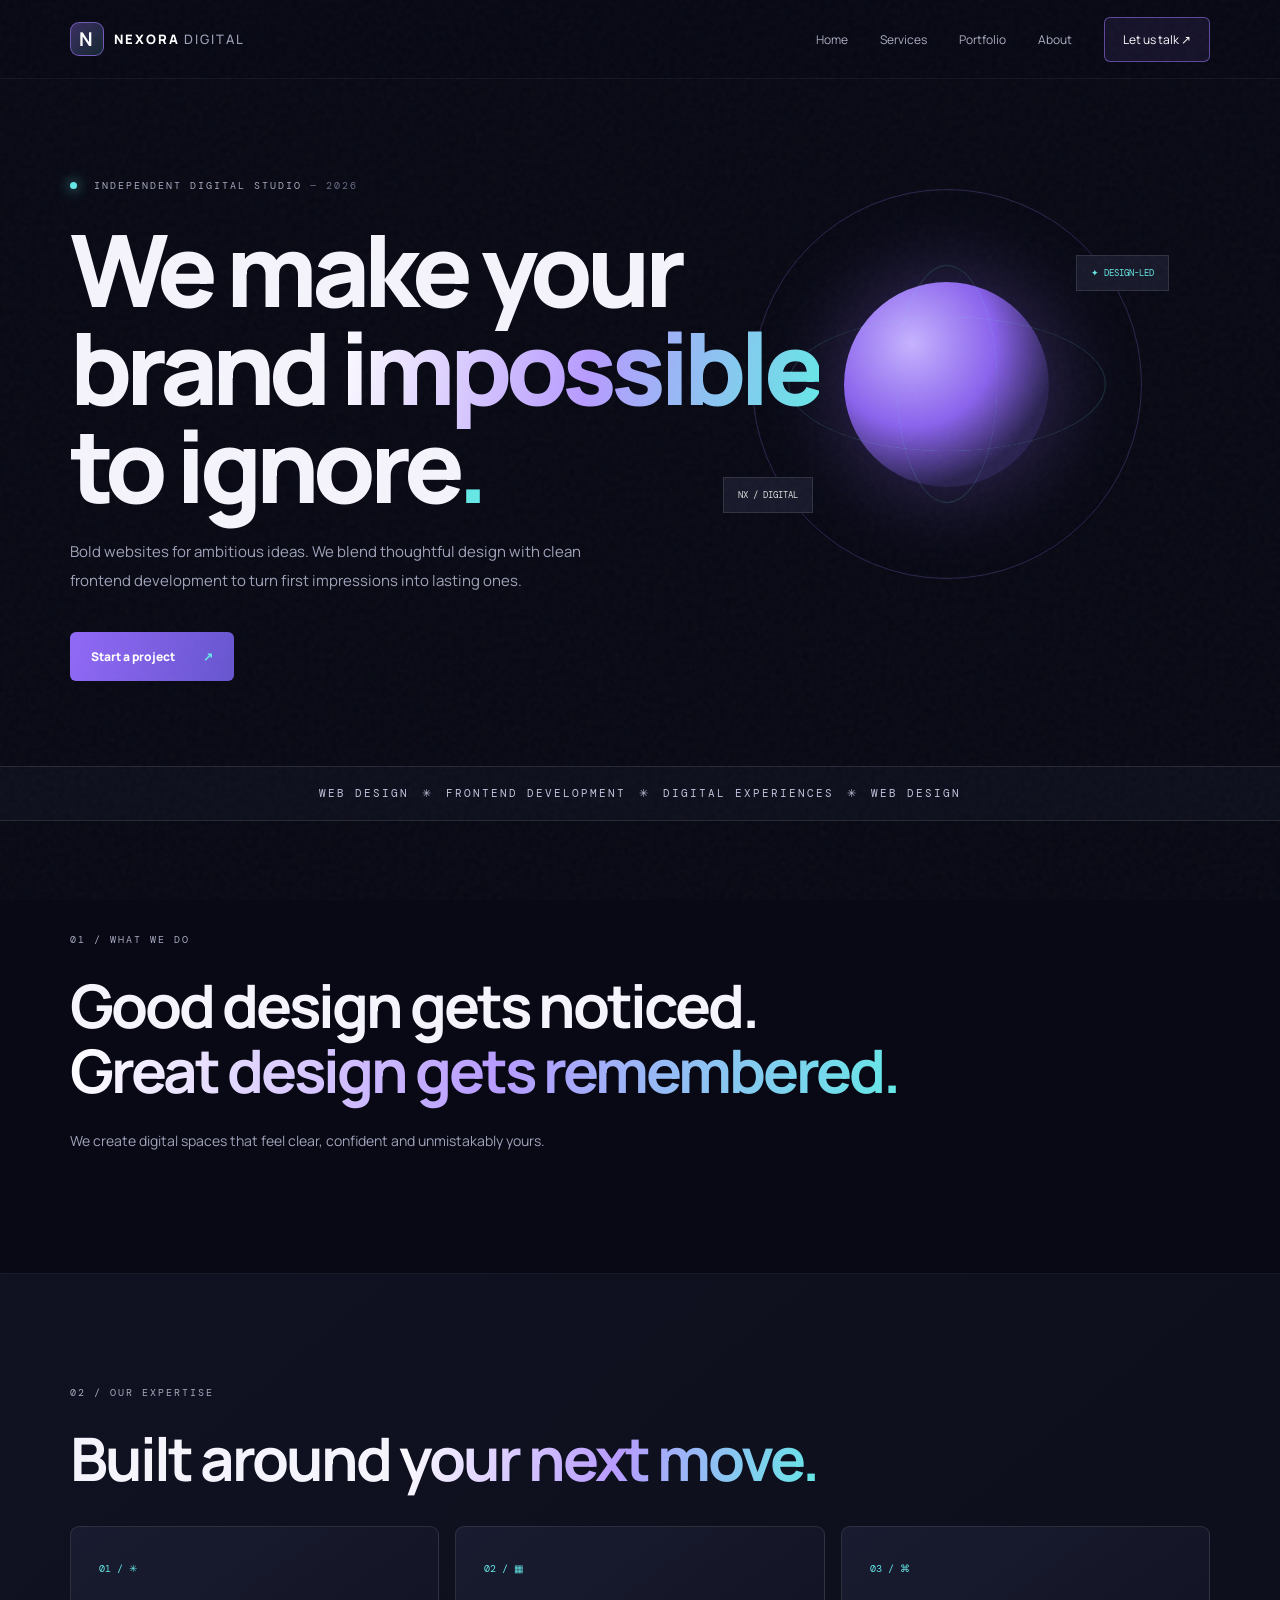
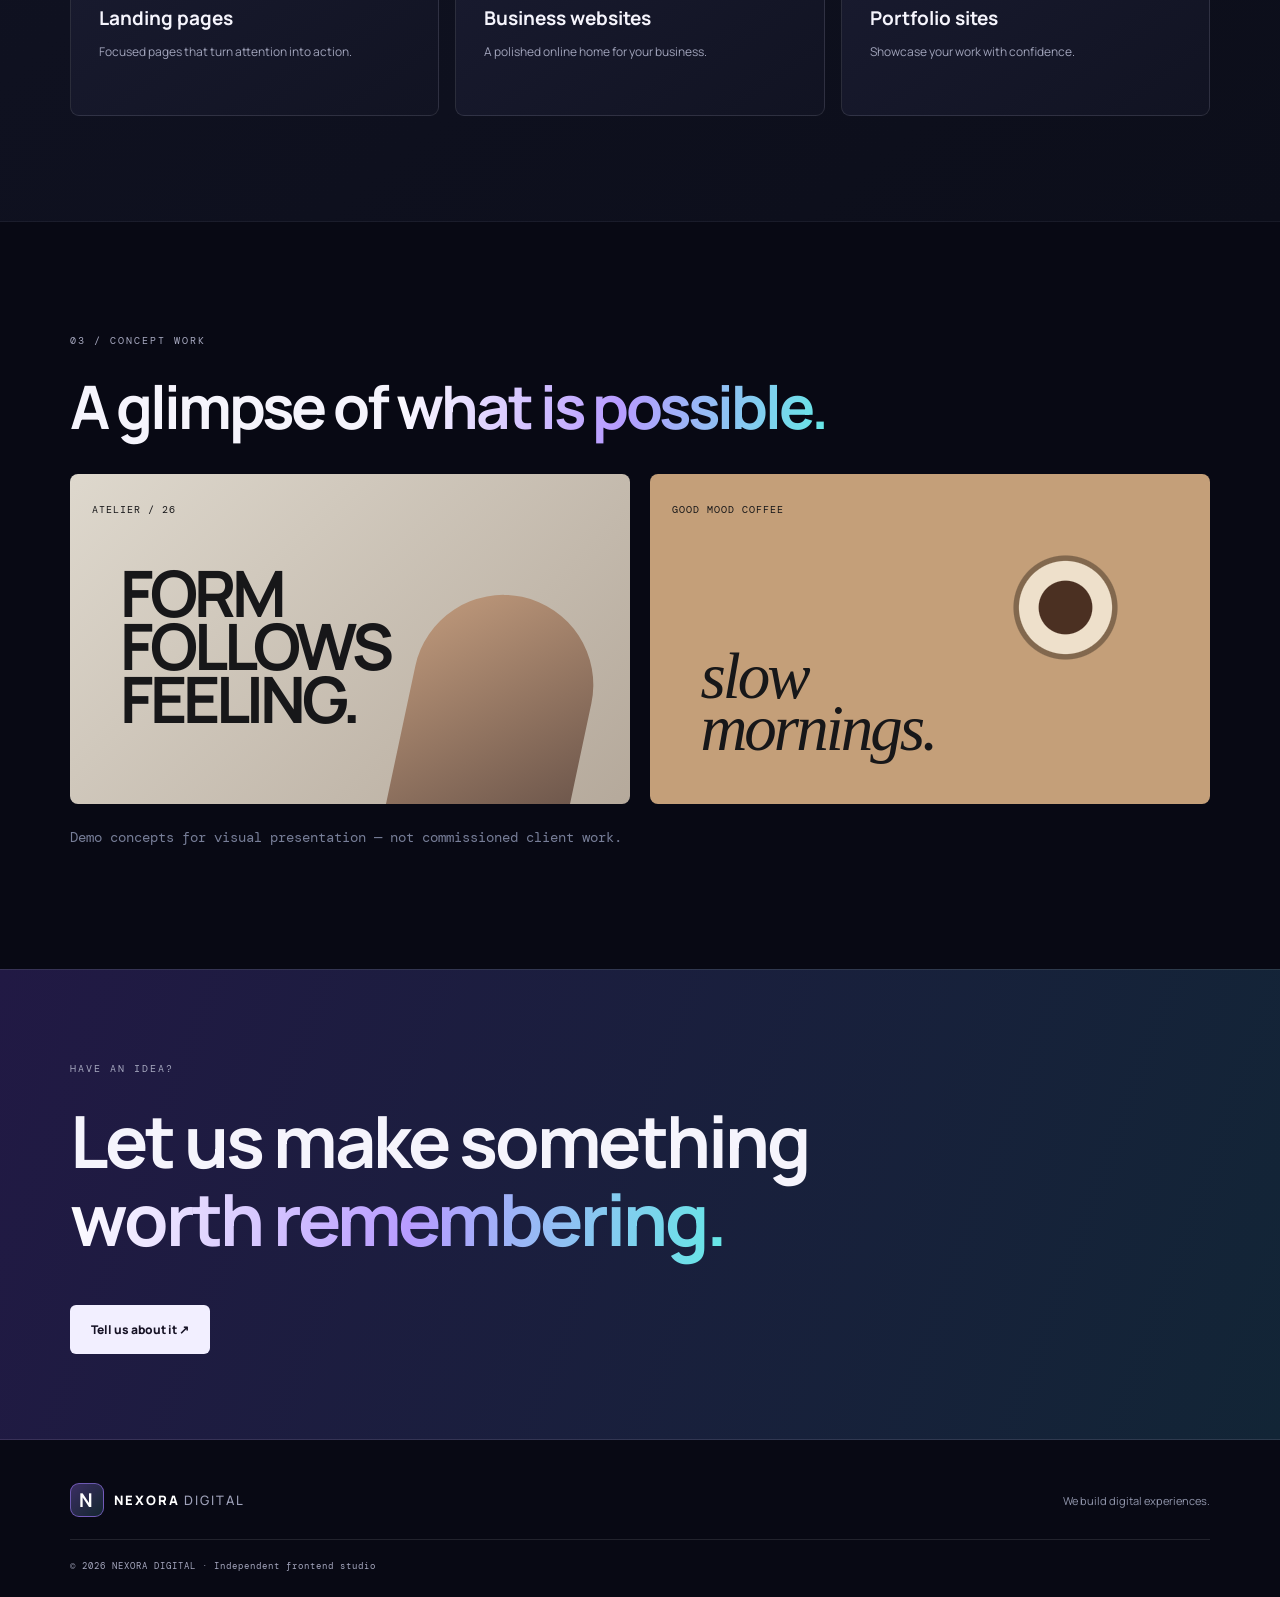
<file: index.html>
<!doctype html><html lang="en"><head><meta charset="utf-8"><meta name="viewport" content="width=device-width,initial-scale=1"><meta name="theme-color" content="#080914"><title>Home — NEXORA DIGITAL</title><link rel="stylesheet" href="style.css"></head><body><div class="noise"></div><header><nav class="nav wrap"><a class="logo" href="index.html"><b>N</b>NEXORA<span>DIGITAL</span></a><button class="menu" aria-label="Menu">☰</button><div class="links"><a href="index.html">Home</a><a href="services.html">Services</a><a href="portfolio.html">Portfolio</a><a href="about.html">About</a><a class="talk" href="contact.html">Let us talk ↗</a></div></nav></header><main><section class="hero wrap"><div class="eyebrow"><i></i> INDEPENDENT DIGITAL STUDIO <span>— 2026</span></div><h1>We make your<br>brand <em>impossible</em><br>to ignore<span class="cyan">.</span></h1><p class="lead">Bold websites for ambitious ideas. We blend thoughtful design with clean frontend development to turn first impressions into lasting ones.</p><a class="button" href="contact.html">Start a project <b>↗</b></a><div class="hero-orb"><div class="orb-core"></div><span class="float-tag">✦ DESIGN-LED</span><span class="float-tag second">NX / DIGITAL</span></div></section><section class="ticker">WEB DESIGN　✳　FRONTEND DEVELOPMENT　✳　DIGITAL EXPERIENCES　✳　WEB DESIGN</section><section class="wrap section"><small>01 / WHAT WE DO</small><h2>Good design gets noticed.<br><em>Great design gets remembered.</em></h2><p>We create digital spaces that feel clear, confident and unmistakably yours.</p></section><section class="section shade"><div class="wrap"><small>02 / OUR EXPERTISE</small><h2>Built around <em>your next move.</em></h2><div class="cards"><article><b>01 / ✳</b><h3>Landing pages</h3><p>Focused pages that turn attention into action.</p></article><article><b>02 / ▦</b><h3>Business websites</h3><p>A polished online home for your business.</p></article><article><b>03 / ⌘</b><h3>Portfolio sites</h3><p>Showcase your work with confidence.</p></article></div></div></section><section class="wrap section"><small>03 / CONCEPT WORK</small><h2>A glimpse of <em>what is possible.</em></h2><div class="projects"><div class="mock fashion"><b>ATELIER / 26</b><strong>FORM<br>FOLLOWS<br>FEELING.</strong></div><div class="mock coffee"><b>GOOD MOOD COFFEE</b><strong>slow<br>mornings.</strong></div></div><p class="note">Demo concepts for visual presentation — not commissioned client work.</p></section><section class="cta"><div class="wrap"><small>HAVE AN IDEA?</small><h2>Let us make something<br><em>worth remembering.</em></h2><a class="button light" href="contact.html">Tell us about it ↗</a></div></section></main><footer class="wrap footer"><a class="logo" href="index.html"><b>N</b>NEXORA<span>DIGITAL</span></a><p>We build digital experiences.</p><small>© 2026 NEXORA DIGITAL · Independent frontend studio</small></footer><script src="script.js"></script></body></html>
</file>
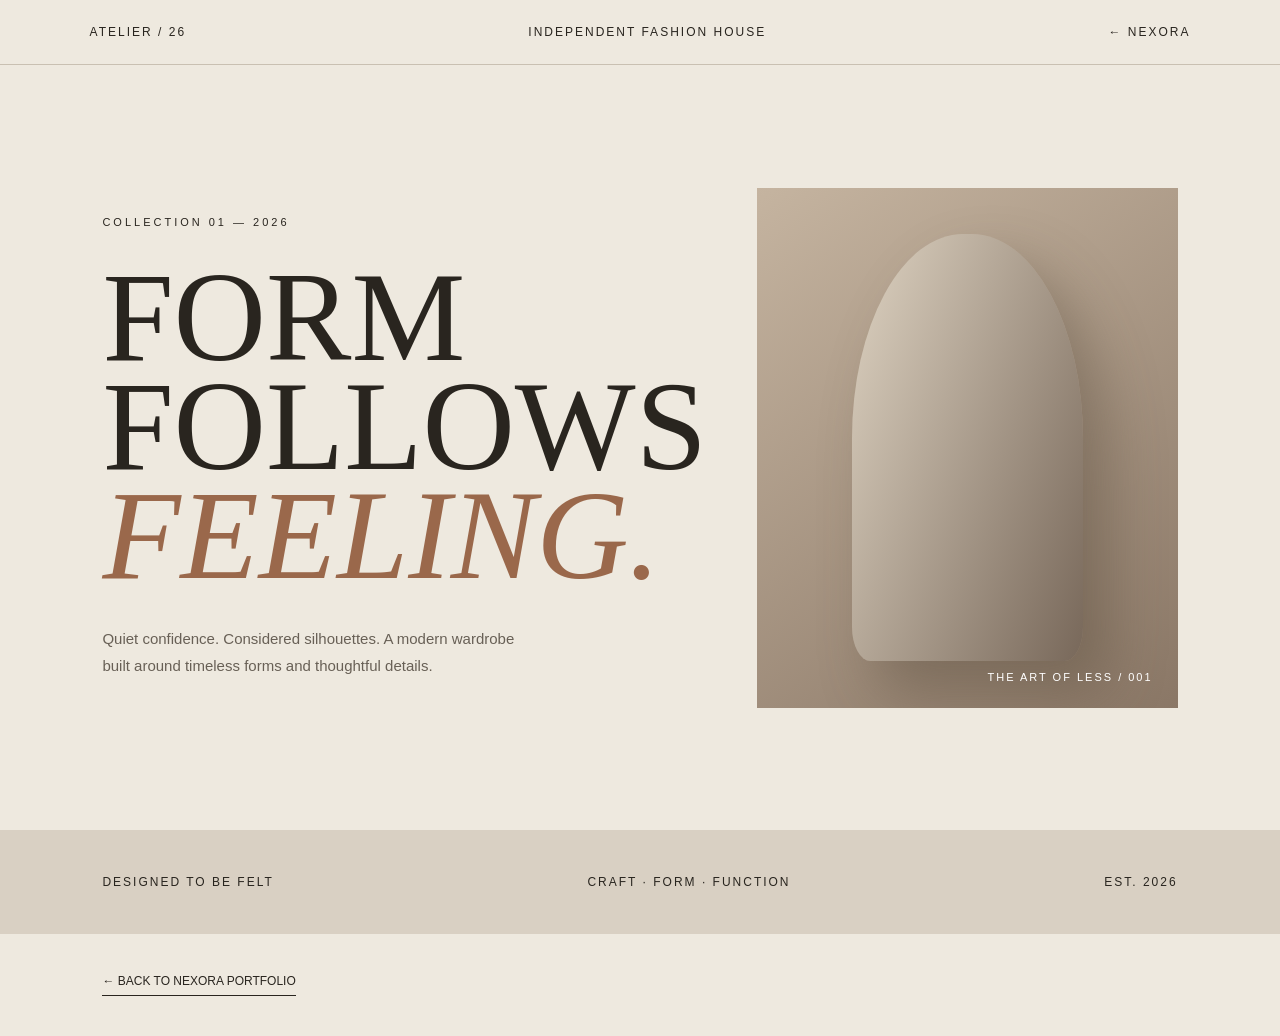
<file: atelier.html>
<!DOCTYPE html>
<html lang="en">
<head>
<meta charset="UTF-8">
<meta name="viewport" content="width=device-width, initial-scale=1.0">
<title>ATELIER / 26 — Fashion House</title>

<style>
* {
  margin: 0;
  padding: 0;
  box-sizing: border-box;
}

body {
  background: #eee9df;
  color: #29251f;
  font-family: Georgia, serif;
}

nav {
  padding: 25px 7%;
  display: flex;
  justify-content: space-between;
  border-bottom: 1px solid #c9c0b2;
  font-family: Arial, sans-serif;
  font-size: 12px;
  letter-spacing: 2px;
}

nav a {
  color: inherit;
  text-decoration: none;
}

.hero {
  min-height: 85vh;
  padding: 90px 8%;
  display: grid;
  grid-template-columns: 1fr 1fr;
  align-items: center;
  gap: 50px;
}

.tag {
  font: 11px Arial;
  letter-spacing: 3px;
}

h1 {
  font-size: clamp(65px, 10vw, 130px);
  line-height: .85;
  font-weight: 400;
  margin: 35px 0;
}

h1 em {
  color: #9a684b;
}

p {
  font: 15px/1.8 Arial;
  color: #686056;
  max-width: 420px;
}

.visual {
  height: 520px;
  background: linear-gradient(145deg,#c5b4a0,#8a7766);
  display: flex;
  justify-content: center;
  align-items: center;
  position: relative;
  overflow: hidden;
}

.visual::before {
  content: "";
  width: 55%;
  height: 82%;
  background: linear-gradient(110deg,#ded3c2,#78685a);
  border-radius: 48% 48% 8% 8%;
  box-shadow: 25px 30px 55px #53453866;
}

.visual span {
  position: absolute;
  bottom: 25px;
  right: 25px;
  color: white;
  font: 11px Arial;
  letter-spacing: 2px;
}

.info {
  padding: 45px 8%;
  background: #d9d0c3;
  display: flex;
  justify-content: space-between;
  flex-wrap: wrap;
  gap: 20px;
  font: 12px Arial;
  letter-spacing: 2px;
}

.back {
  display: inline-block;
  margin: 40px 8%;
  color: #29251f;
  font: 12px Arial;
  text-decoration: none;
  border-bottom: 1px solid;
  padding-bottom: 7px;
}

@media(max-width:700px) {
  .hero {
    grid-template-columns: 1fr;
    padding-top: 60px;
  }

  .visual {
    height: 370px;
  }
}
</style>
</head>

<body>

<nav>
  <a href="#">ATELIER / 26</a>
  <span>INDEPENDENT FASHION HOUSE</span>
  <a href="portfolio.html">← NEXORA</a>
</nav>

<section class="hero">

  <div>
    <div class="tag">COLLECTION 01 — 2026</div>

    <h1>
      FORM<br>
      FOLLOWS<br>
      <em>FEELING.</em>
    </h1>

    <p>
      Quiet confidence. Considered silhouettes.
      A modern wardrobe built around timeless forms
      and thoughtful details.
    </p>
  </div>

  <div class="visual">
    <span>THE ART OF LESS / 001</span>
  </div>

</section>

<section class="info">
  <span>DESIGNED TO BE FELT</span>
  <span>CRAFT · FORM · FUNCTION</span>
  <span>EST. 2026</span>
</section>

<a class="back" href="portfolio.html">
  ← BACK TO NEXORA PORTFOLIO
</a>

</body>
</html>
</file>
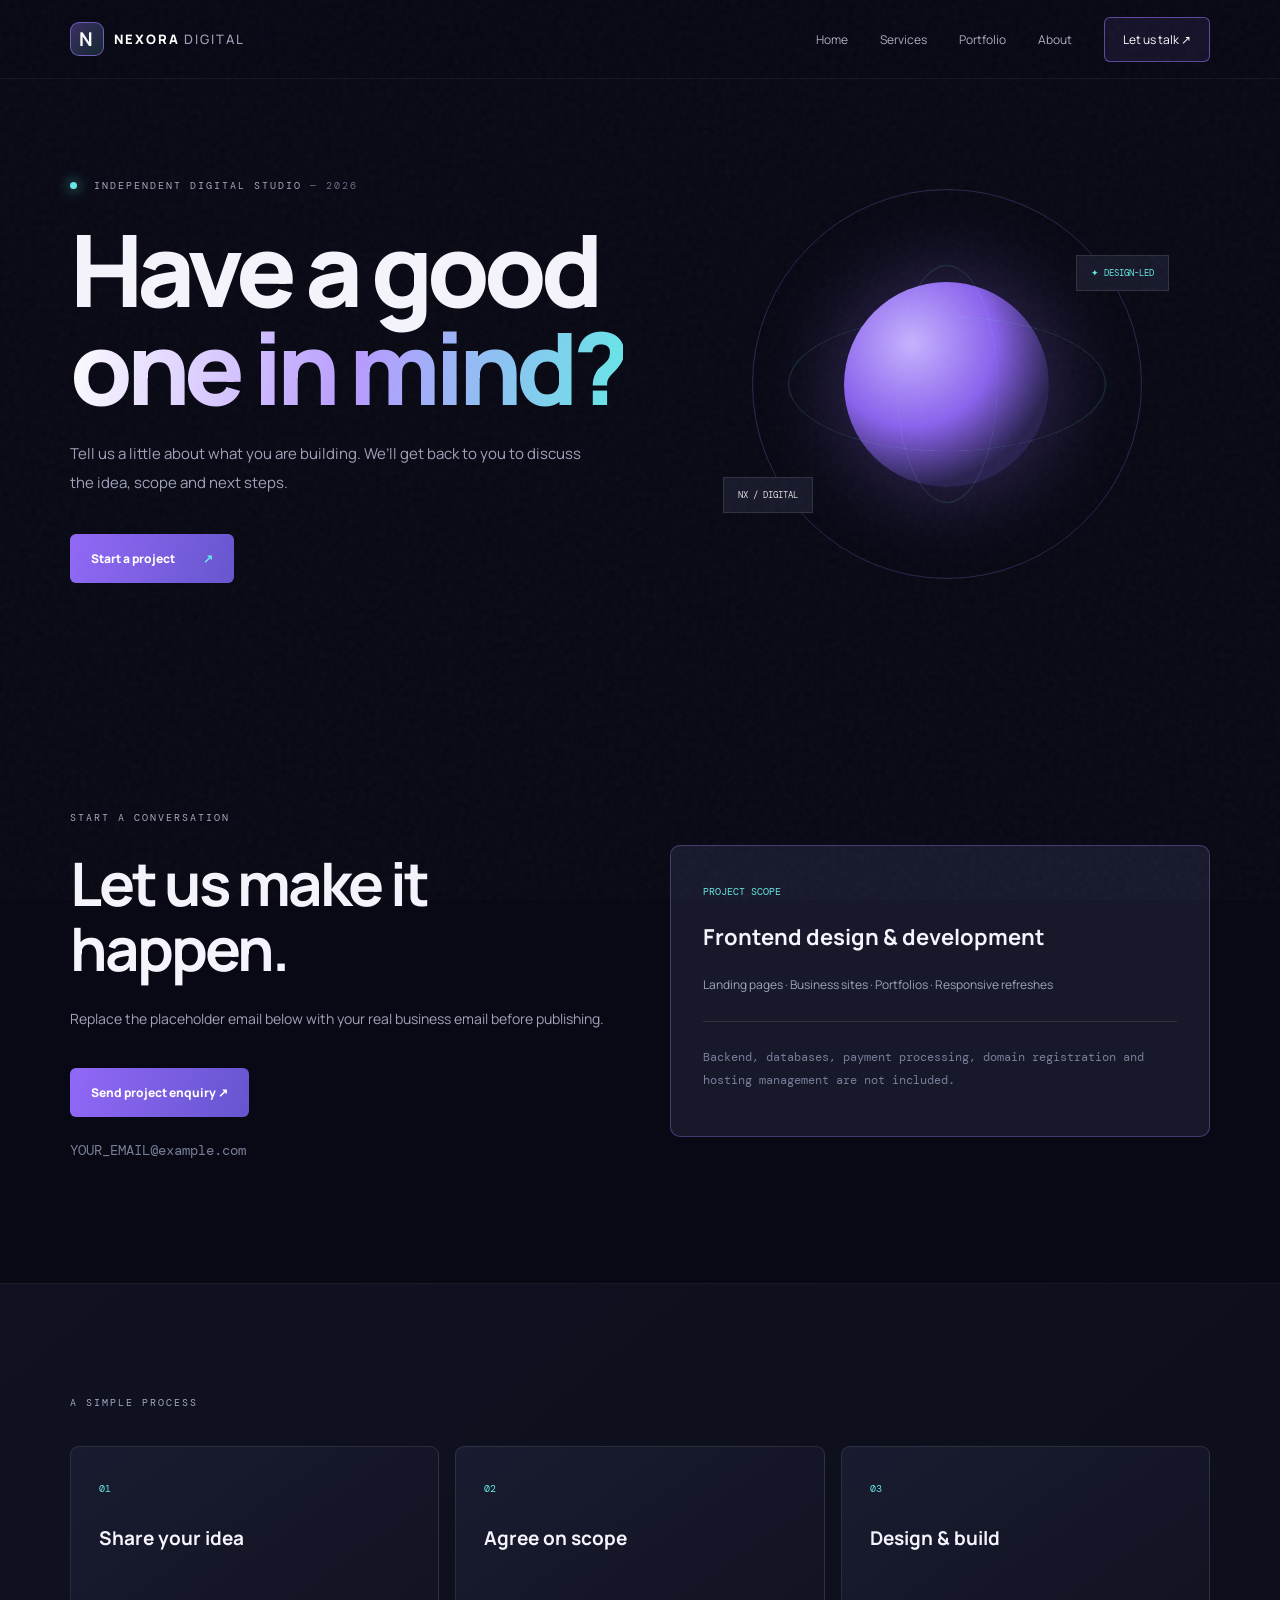
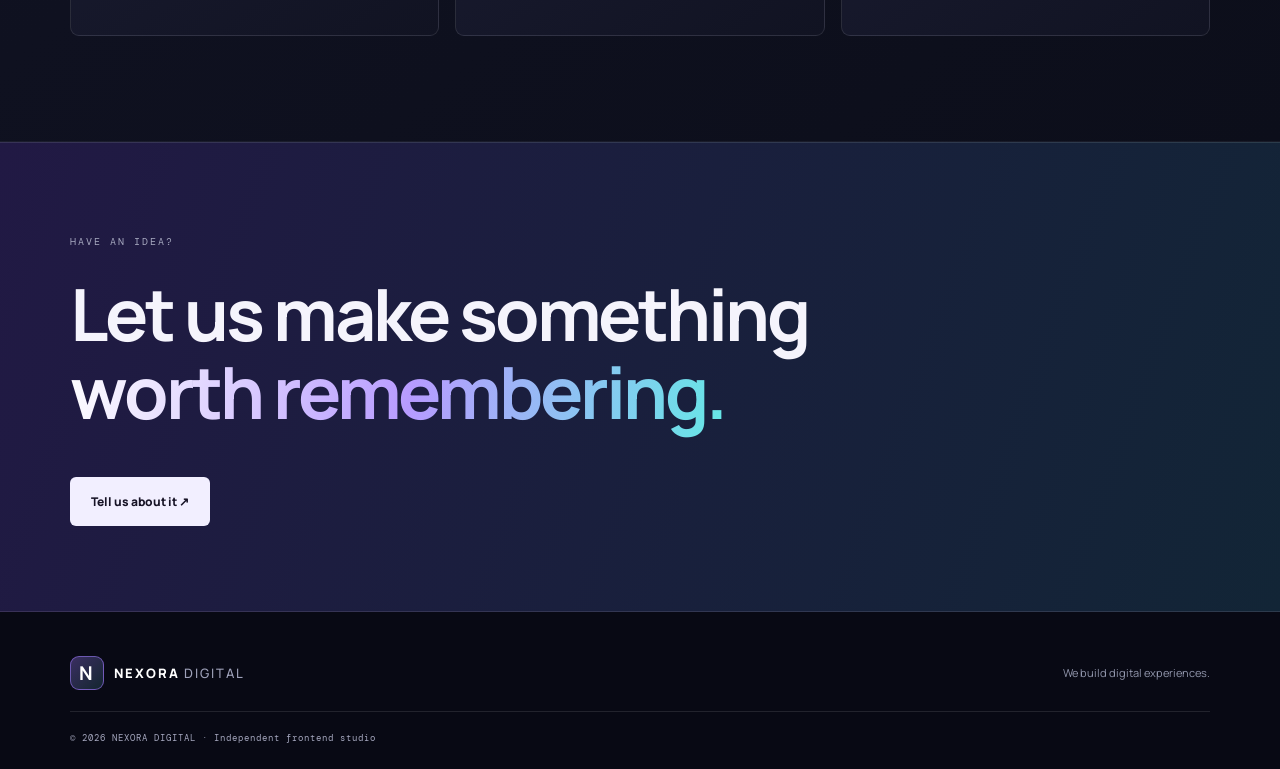
<file: contact.html>
<!doctype html><html lang="en"><head><meta charset="utf-8"><meta name="viewport" content="width=device-width,initial-scale=1"><meta name="theme-color" content="#080914"><title>Contact — NEXORA DIGITAL</title><link rel="stylesheet" href="style.css"></head><body><div class="noise"></div><header><nav class="nav wrap"><a class="logo" href="index.html"><b>N</b>NEXORA<span>DIGITAL</span></a><button class="menu" aria-label="Menu">☰</button><div class="links"><a href="index.html">Home</a><a href="services.html">Services</a><a href="portfolio.html">Portfolio</a><a href="about.html">About</a><a class="talk" href="contact.html">Let us talk ↗</a></div></nav></header><main><section class="hero wrap"><div class="eyebrow"><i></i> INDEPENDENT DIGITAL STUDIO <span>— 2026</span></div><h1>Have a good<br><em>one in mind?</em></h1><p class="lead">Tell us a little about what you are building. We’ll get back to you to discuss the idea, scope and next steps.</p><a class="button" href="contact.html">Start a project <b>↗</b></a><div class="hero-orb"><div class="orb-core"></div><span class="float-tag">✦ DESIGN-LED</span><span class="float-tag second">NX / DIGITAL</span></div></section><section class="wrap section contact"><div><small>START A CONVERSATION</small><h2>Let us make it happen.</h2><p>Replace the placeholder email below with your real business email before publishing.</p><a class="button" href="mailto:malikadee9942@gmail.com?subject=Project%20Enquiry%20-%20NEXORA">Send project enquiry ↗</a><p class="note">YOUR_EMAIL@example.com</p></div><aside><b>PROJECT SCOPE</b><h3>Frontend design & development</h3><p>Landing pages · Business sites · Portfolios · Responsive refreshes</p><hr><p class="note">Backend, databases, payment processing, domain registration and hosting management are not included.</p></aside></section><section class="section shade"><div class="wrap"><small>A SIMPLE PROCESS</small><div class="cards"><article><b>01</b><h3>Share your idea</h3></article><article><b>02</b><h3>Agree on scope</h3></article><article><b>03</b><h3>Design & build</h3></article></div></div></section><section class="cta"><div class="wrap"><small>HAVE AN IDEA?</small><h2>Let us make something<br><em>worth remembering.</em></h2><a class="button light" href="contact.html">Tell us about it ↗</a></div></section></main><footer class="wrap footer"><a class="logo" href="index.html"><b>N</b>NEXORA<span>DIGITAL</span></a><p>We build digital experiences.</p><small>© 2026 NEXORA DIGITAL · Independent frontend studio</small></footer><script src="script.js"></script></body></html>
</file>
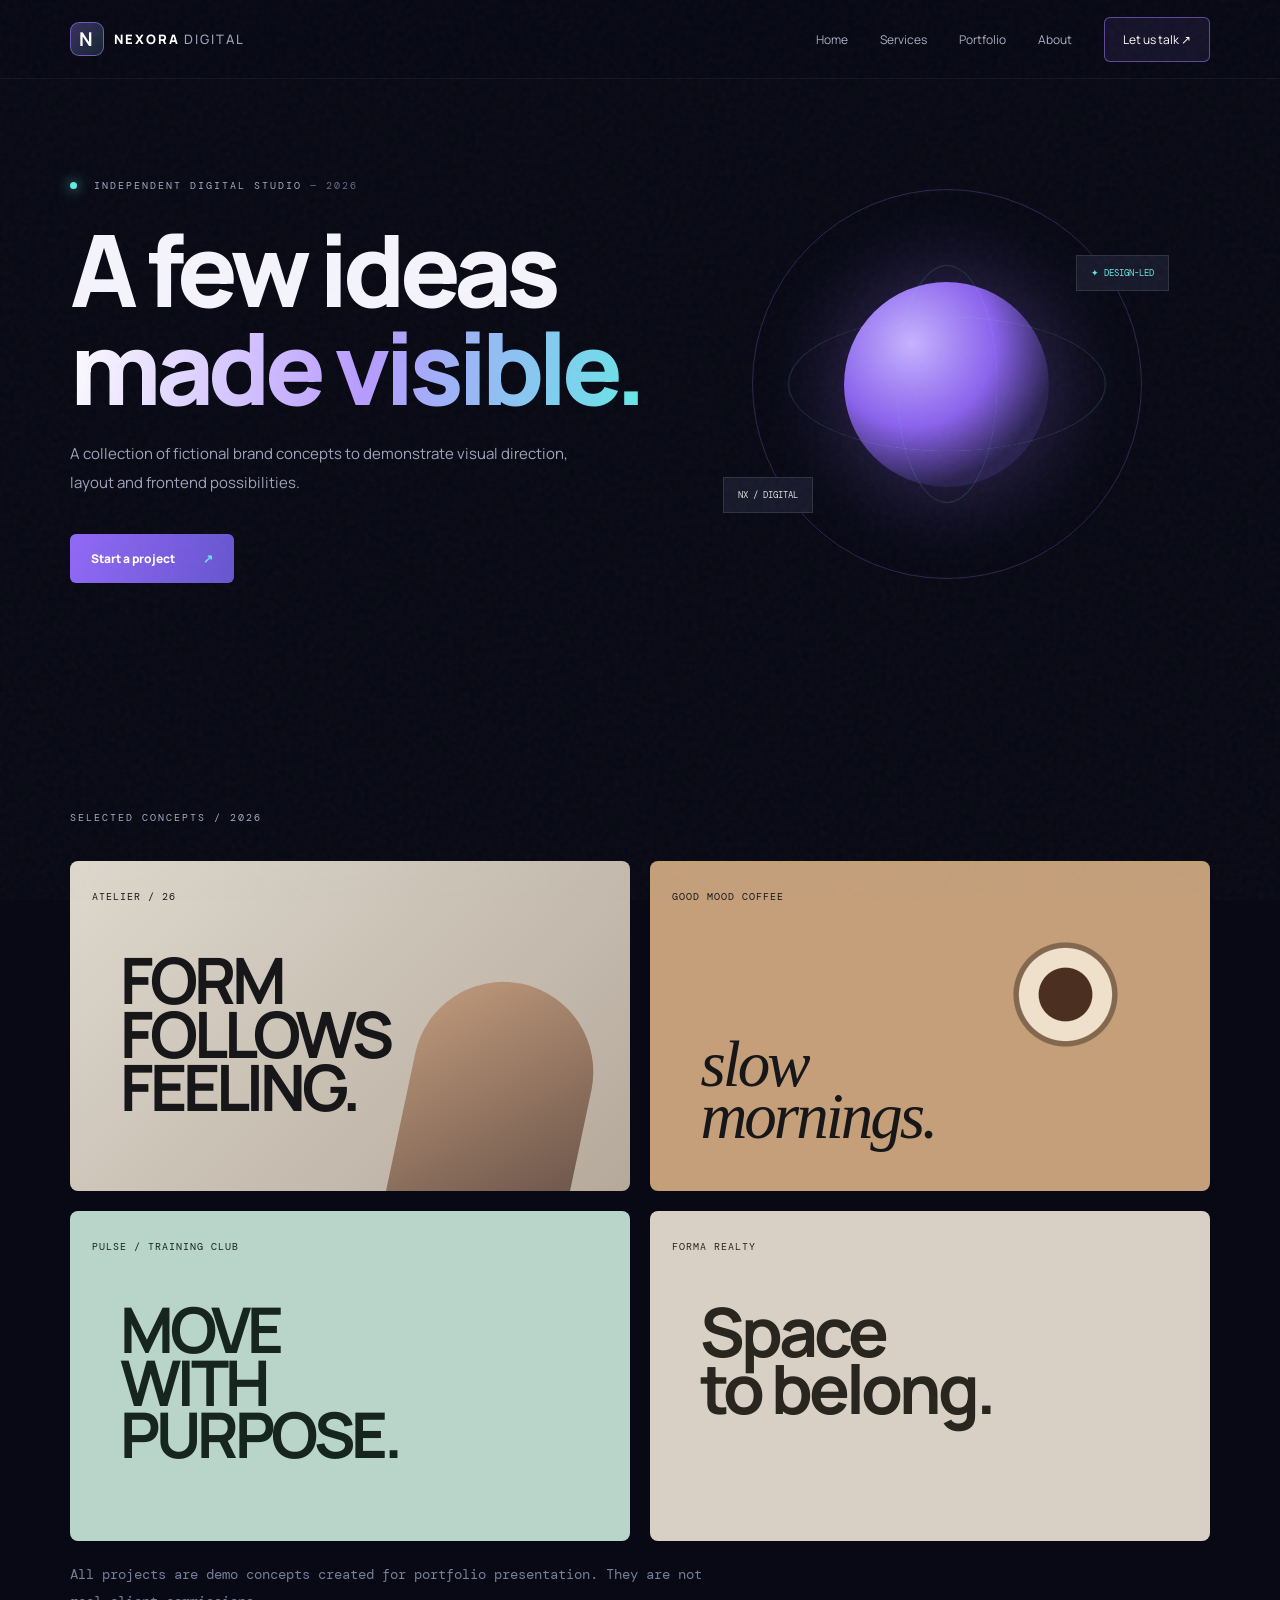
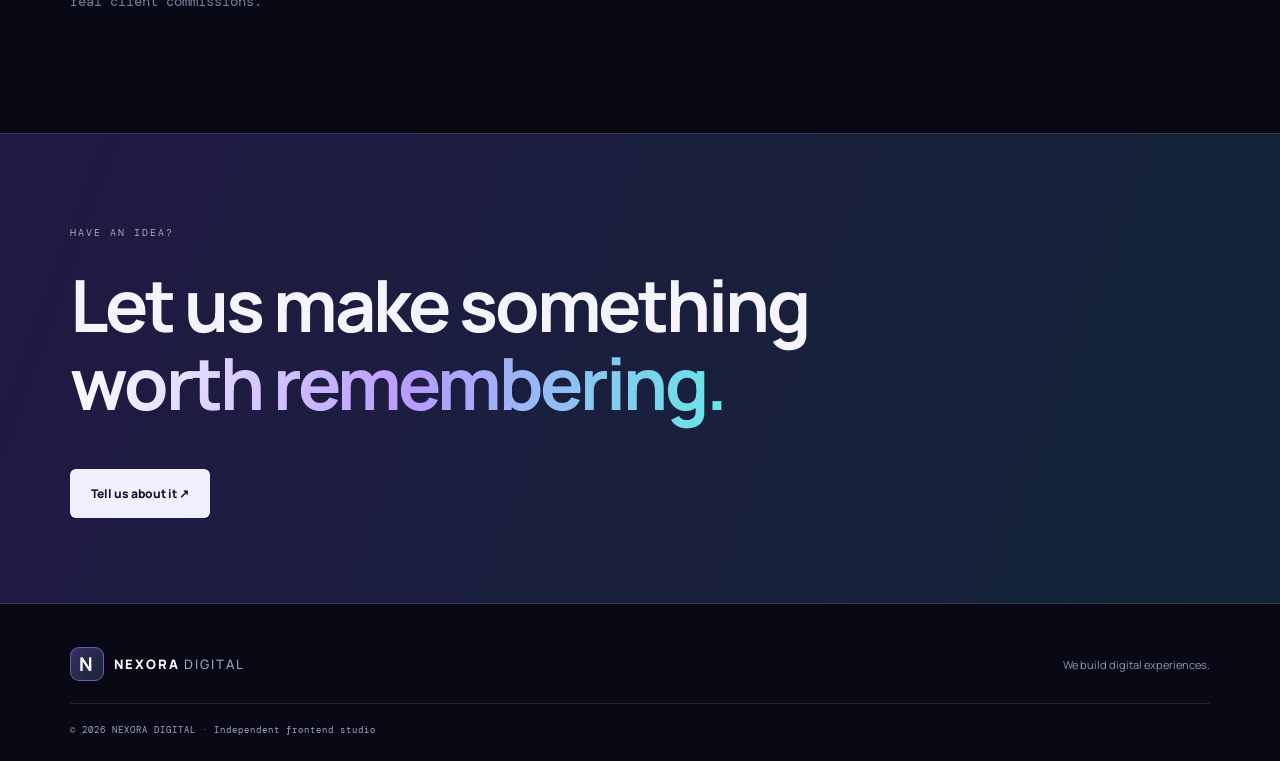
<file: portfolio.html>
<!doctype html><html lang="en"><head><meta charset="utf-8"><meta name="viewport" content="width=device-width,initial-scale=1"><meta name="theme-color" content="#080914"><title>Portfolio — NEXORA DIGITAL</title><link rel="stylesheet" href="style.css"></head><body><div class="noise"></div><header><nav class="nav wrap"><a class="logo" href="index.html"><b>N</b>NEXORA<span>DIGITAL</span></a><button class="menu" aria-label="Menu">☰</button><div class="links"><a href="index.html">Home</a><a href="services.html">Services</a><a href="portfolio.html">Portfolio</a><a href="about.html">About</a><a class="talk" href="contact.html">Let us talk ↗</a></div></nav></header><main><section class="hero wrap"><div class="eyebrow"><i></i> INDEPENDENT DIGITAL STUDIO <span>— 2026</span></div><h1>A few ideas<br><em>made visible.</em></h1><p class="lead">A collection of fictional brand concepts to demonstrate visual direction, layout and frontend possibilities.</p><a class="button" href="contact.html">Start a project <b>↗</b></a><div class="hero-orb"><div class="orb-core"></div><span class="float-tag">✦ DESIGN-LED</span><span class="float-tag second">NX / DIGITAL</span></div></section><section class="wrap section"><small>SELECTED CONCEPTS / 2026</small><div class="projects portfolio"><div class="mock fashion"><b>ATELIER / 26</b><strong>FORM<br>FOLLOWS<br>FEELING.</strong></div><div class="mock coffee"><b>GOOD MOOD COFFEE</b><strong>slow<br>mornings.</strong></div><div class="mock pulse"><b>PULSE / TRAINING CLUB</b><strong>MOVE<br>WITH<br>PURPOSE.</strong></div><div class="mock estate"><b>FORMA REALTY</b><strong>Space<br>to belong.</strong></div></div><p class="note">All projects are demo concepts created for portfolio presentation. They are not real client commissions.</p></section><section class="cta"><div class="wrap"><small>HAVE AN IDEA?</small><h2>Let us make something<br><em>worth remembering.</em></h2><a class="button light" href="contact.html">Tell us about it ↗</a></div></section></main><footer class="wrap footer"><a class="logo" href="index.html"><b>N</b>NEXORA<span>DIGITAL</span></a><p>We build digital experiences.</p><small>© 2026 NEXORA DIGITAL · Independent frontend studio</small></footer><script src="script.js"></script></body></html>
</file>
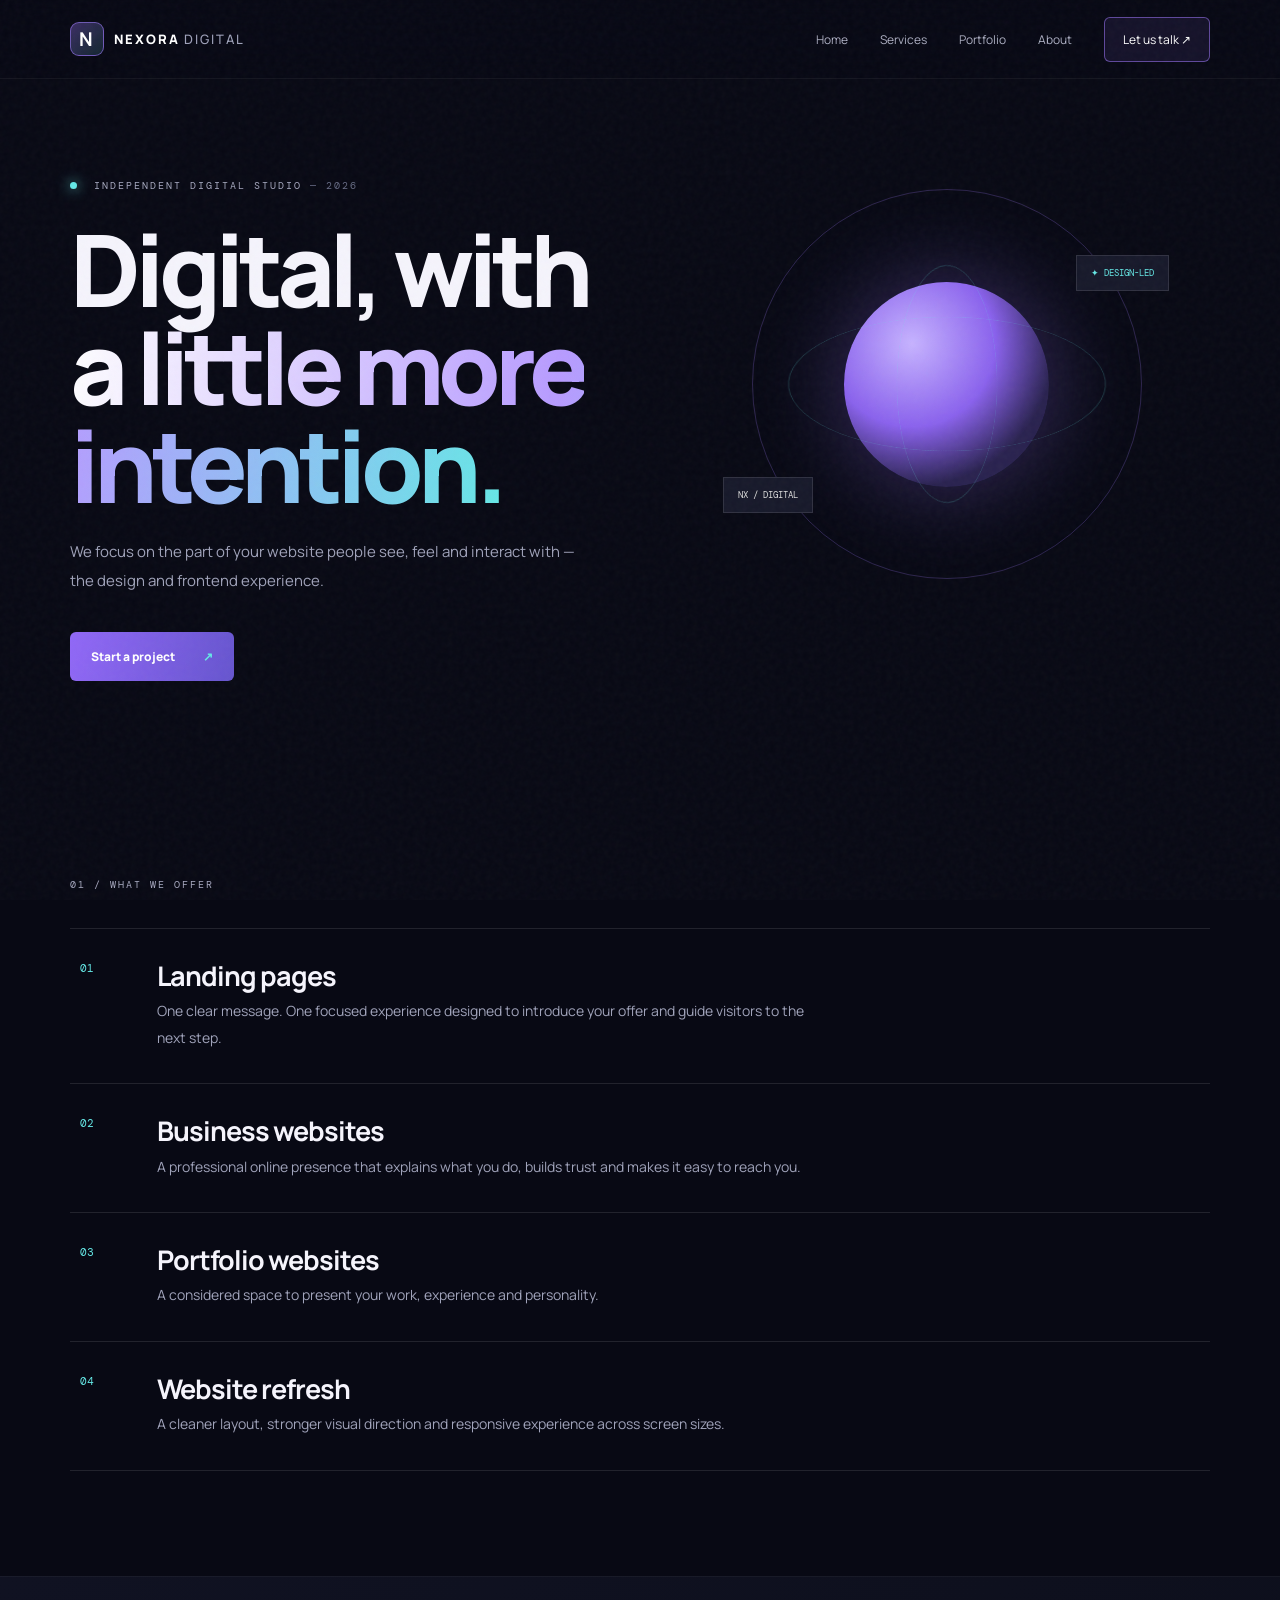
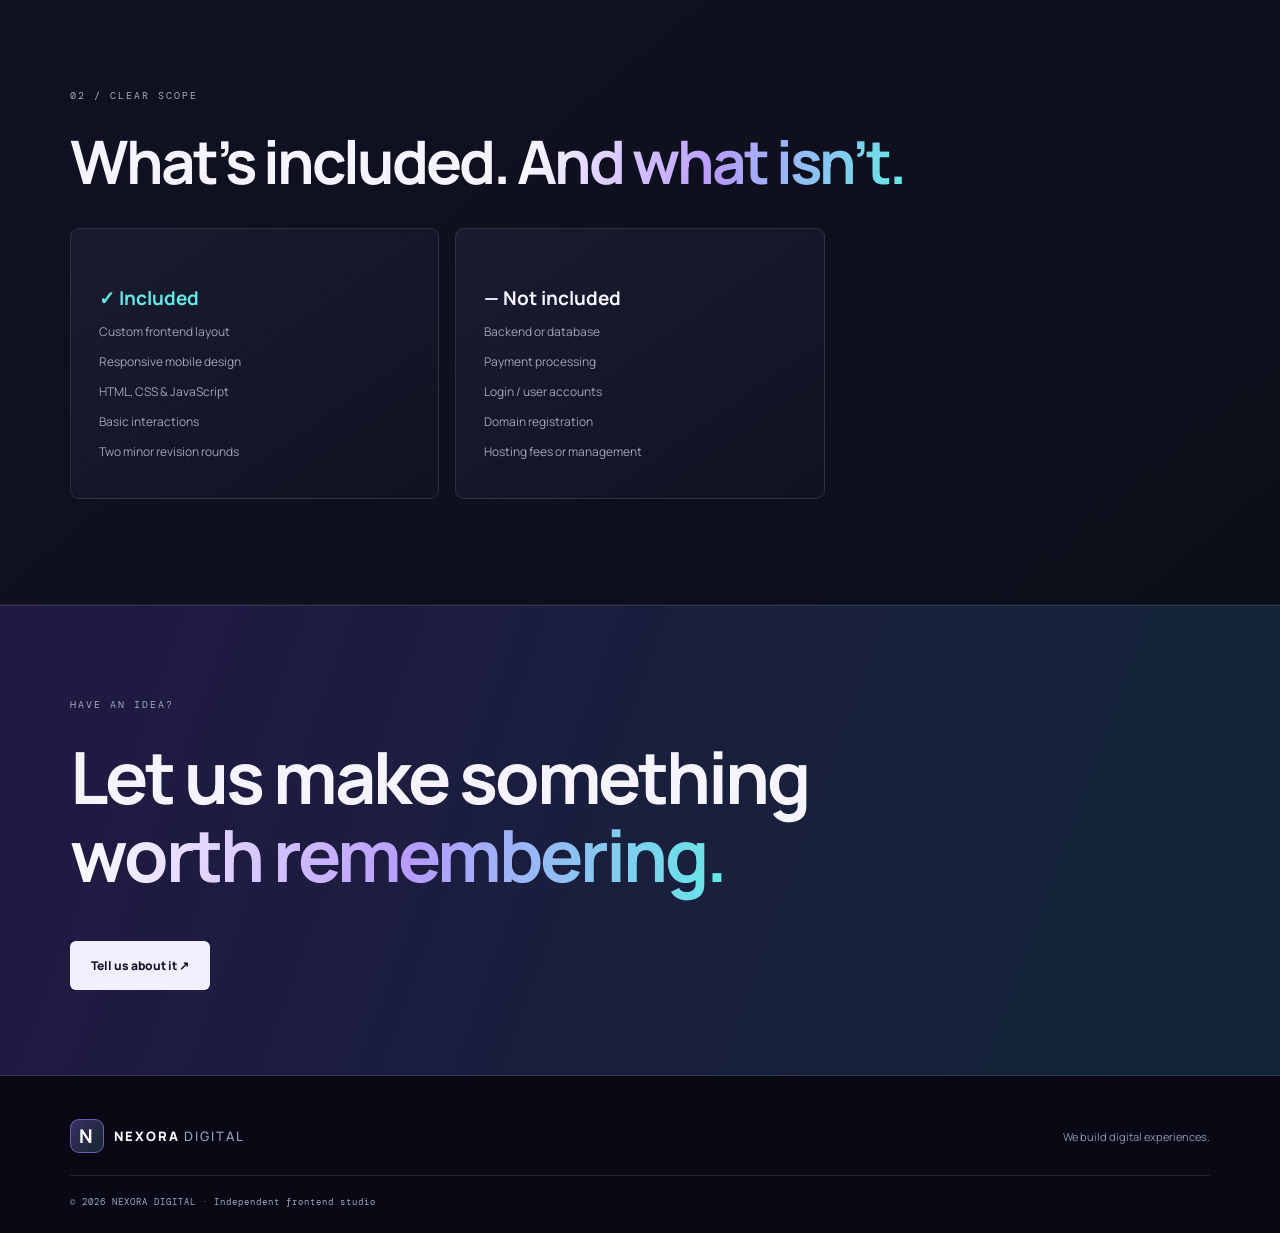
<file: services.html>
<!doctype html><html lang="en"><head><meta charset="utf-8"><meta name="viewport" content="width=device-width,initial-scale=1"><meta name="theme-color" content="#080914"><title>Services — NEXORA DIGITAL</title><link rel="stylesheet" href="style.css"></head><body><div class="noise"></div><header><nav class="nav wrap"><a class="logo" href="index.html"><b>N</b>NEXORA<span>DIGITAL</span></a><button class="menu" aria-label="Menu">☰</button><div class="links"><a href="index.html">Home</a><a href="services.html">Services</a><a href="portfolio.html">Portfolio</a><a href="about.html">About</a><a class="talk" href="contact.html">Let us talk ↗</a></div></nav></header><main><section class="hero wrap"><div class="eyebrow"><i></i> INDEPENDENT DIGITAL STUDIO <span>— 2026</span></div><h1>Digital, with<br><em>a little more intention.</em></h1><p class="lead">We focus on the part of your website people see, feel and interact with — the design and frontend experience.</p><a class="button" href="contact.html">Start a project <b>↗</b></a><div class="hero-orb"><div class="orb-core"></div><span class="float-tag">✦ DESIGN-LED</span><span class="float-tag second">NX / DIGITAL</span></div></section><section class="wrap section"><small>01 / WHAT WE OFFER</small><div class="rows"><article><b>01</b><div><h2>Landing pages</h2><p>One clear message. One focused experience designed to introduce your offer and guide visitors to the next step.</p></div></article><article><b>02</b><div><h2>Business websites</h2><p>A professional online presence that explains what you do, builds trust and makes it easy to reach you.</p></div></article><article><b>03</b><div><h2>Portfolio websites</h2><p>A considered space to present your work, experience and personality.</p></div></article><article><b>04</b><div><h2>Website refresh</h2><p>A cleaner layout, stronger visual direction and responsive experience across screen sizes.</p></div></article></div></section><section class="section shade"><div class="wrap"><small>02 / CLEAR SCOPE</small><h2>What’s included. <em>And what isn’t.</em></h2><div class="cards"><article><h3 class="cyan">✓ Included</h3><p>Custom frontend layout</p><p>Responsive mobile design</p><p>HTML, CSS & JavaScript</p><p>Basic interactions</p><p>Two minor revision rounds</p></article><article><h3>— Not included</h3><p>Backend or database</p><p>Payment processing</p><p>Login / user accounts</p><p>Domain registration</p><p>Hosting fees or management</p></article></div></div></section><section class="cta"><div class="wrap"><small>HAVE AN IDEA?</small><h2>Let us make something<br><em>worth remembering.</em></h2><a class="button light" href="contact.html">Tell us about it ↗</a></div></section></main><footer class="wrap footer"><a class="logo" href="index.html"><b>N</b>NEXORA<span>DIGITAL</span></a><p>We build digital experiences.</p><small>© 2026 NEXORA DIGITAL · Independent frontend studio</small></footer><script src="script.js"></script></body></html>
</file>
<file: style.css>
@import url('https://fonts.googleapis.com/css2?family=DM+Mono:wght@400;500&family=Manrope:wght@400;500;600;700;800&display=swap');:root{--bg:#080914;--fg:#f5f4fc;--muted:#a0a3ba;--purple:#a17aff;--cyan:#65e8e6;--line:#ffffff1b}*{box-sizing:border-box}html{scroll-behavior:smooth}body{margin:0;background:var(--bg);color:var(--fg);font-family:Manrope,Arial,sans-serif;overflow-x:hidden}.wrap{width:min(1140px,calc(100% - 48px));margin:auto}.noise{position:fixed;inset:0;z-index:10;pointer-events:none;opacity:.035;background-image:url("data:image/svg+xml,%3Csvg viewBox='0 0 180 180' xmlns='http://www.w3.org/2000/svg'%3E%3Cfilter id='n'%3E%3CfeTurbulence type='fractalNoise' baseFrequency='.9' numOctaves='3'/%3E%3C/filter%3E%3Crect width='100%25' height='100%25' filter='url(%23n)'/%3E%3C/svg%3E")}header{position:sticky;top:0;z-index:8;background:#080914d9;backdrop-filter:blur(18px);border-bottom:1px solid #ffffff0d}.nav{height:78px;display:flex;align-items:center;justify-content:space-between}.logo{font-size:13px;font-weight:800;letter-spacing:2px;text-decoration:none;color:white;display:flex;align-items:center;gap:10px}.logo b{display:grid;place-items:center;width:34px;height:34px;border:1px solid #a17aff99;border-radius:9px;background:linear-gradient(135deg,#a17aff55,#65e8e622);font-size:19px}.logo span{font-weight:500;color:#9fa2ba;margin-left:-6px}.links{display:flex;align-items:center;gap:32px}.links a{font-size:12px;color:#aeb0c4;text-decoration:none;transition:.25s}.links a:hover{color:white}.links .talk{padding:13px 18px;border:1px solid #a17aff88;border-radius:6px;color:white;background:#a17aff18}.menu{display:none;background:none;color:white;border:0;font-size:24px}.hero{min-height:620px;padding-top:100px;padding-bottom:85px;position:relative}.eyebrow,small{font:10px 'DM Mono',monospace;letter-spacing:2px;color:#a6a8bf}.eyebrow i{display:inline-block;width:7px;height:7px;background:var(--cyan);border-radius:50%;box-shadow:0 0 13px var(--cyan);margin-right:9px}.eyebrow span{color:#666b84}h1{font-size:clamp(58px,8vw,100px);line-height:.98;letter-spacing:-6px;margin:28px 0 24px;max-width:800px;font-weight:800;position:relative;z-index:2}em{font-style:normal;background:linear-gradient(100deg,#fff,#b79bff 52%,#65e8e6);color:transparent;background-clip:text}.cyan{color:var(--cyan)}.lead{max-width:520px;color:var(--muted);font-size:15px;line-height:1.9;position:relative;z-index:2}.button{display:inline-flex;gap:28px;align-items:center;margin-top:22px;padding:16px 21px;border-radius:6px;background:linear-gradient(105deg,#9168f7,#6655cf);color:white;text-decoration:none;font-size:12px;font-weight:800;transition:.25s;position:relative;z-index:2}.button:hover{transform:translateY(-4px);box-shadow:0 12px 35px #845bff44}.button b{color:var(--cyan)}.hero-orb{position:absolute;width:390px;height:390px;right:6%;top:110px;border:1px solid #a17aff3d;border-radius:50%;display:grid;place-items:center;animation:spin 28s linear infinite}.hero-orb:before,.hero-orb:after{content:"";position:absolute;border:1px solid #65e8e633;border-radius:50%;inset:35px;transform:rotateX(65deg) rotate(25deg)}.hero-orb:after{inset:75px;transform:rotateY(65deg) rotate(-30deg)}.orb-core{width:205px;height:205px;border-radius:50%;background:radial-gradient(circle at 33% 30%,#c6b3ff,#8a62ed 42%,#29224f 72%);box-shadow:0 0 90px #9872ff55;animation:pulse 5s ease-in-out infinite}.float-tag{position:absolute;right:-28px;top:65px;padding:11px 14px;background:#17192a;border:1px solid var(--line);font:9px 'DM Mono';color:var(--cyan);animation:float 4s ease-in-out infinite}.float-tag.second{right:auto;left:-30px;top:auto;bottom:65px;color:#ddd}.ticker{padding:19px 0;border-block:1px solid var(--line);background:#0d0f1c;text-align:center;white-space:nowrap;overflow:hidden;font:11px 'DM Mono';letter-spacing:2px;color:#c4c1dc}.section{padding-top:105px;padding-bottom:105px}.section h2,.cta h2{font-size:clamp(35px,5vw,60px);letter-spacing:-3px;line-height:1.08;margin:25px 0}.section p{color:var(--muted);font-size:14px;line-height:1.9;max-width:650px}.shade{background:linear-gradient(140deg,#101222,#0c0e1a);border-block:1px solid #ffffff0c}.cards{display:grid;grid-template-columns:repeat(3,1fr);gap:16px;margin-top:35px}.cards article{padding:28px;min-height:190px;border:1px solid var(--line);border-radius:9px;background:linear-gradient(145deg,#191b30,#111322);transition:.3s}.cards article:hover{transform:translateY(-7px);border-color:#a17aff99;box-shadow:0 20px 50px #0005}.cards b{font:10px 'DM Mono';color:var(--cyan)}.cards h3{font-size:19px;margin:28px 0 10px}.cards p{font-size:12px;margin:7px 0}.projects{display:grid;grid-template-columns:1fr 1fr;gap:20px;margin-top:35px}.mock{height:330px;border-radius:8px;position:relative;overflow:hidden;padding:22px;color:#171719;transition:.35s}.mock:hover{transform:scale(.99)}.mock b{font:10px 'DM Mono';letter-spacing:1px}.mock strong{position:absolute;left:9%;top:28%;font-size:clamp(40px,5vw,68px);line-height:.83;letter-spacing:-4px}.fashion{background:linear-gradient(135deg,#ded8cd,#b5a99b)}.fashion:after{content:"";position:absolute;right:8%;bottom:-50px;width:180px;height:260px;border-radius:100px 100px 10px 10px;background:linear-gradient(140deg,#c49d7e,#5f4b43);transform:rotate(12deg)}.coffee{background:#c49f79}.coffee strong{font:italic 65px/.8 Georgia,serif;letter-spacing:-3px;top:auto;bottom:15%;left:9%}.coffee:after{content:"";position:absolute;right:12%;top:17%;width:155px;height:155px;border-radius:50%;background:radial-gradient(circle,#4b3022 0 24%,#eee0cb 25% 42%,#82684e 43% 47%,transparent 48%)}.pulse{background:#b9d5ca;color:#17251f}.pulse strong{font-size:63px}.estate{background:#d8d0c4;color:#29251f}.estate strong{font-size:68px}.note{font:10px 'DM Mono';color:#777e98!important;margin-top:20px}.rows{border-top:1px solid var(--line);margin-top:35px}.rows article{display:grid;grid-template-columns:55px 1fr;gap:22px;padding:32px 10px;border-bottom:1px solid var(--line);transition:.25s}.rows article:hover{background:#a17aff0a}.rows article>b{font:11px 'DM Mono';color:var(--cyan)}.rows h2{font-size:27px;margin:0 0 8px;letter-spacing:-1px}.rows p{margin:0}.split{display:grid;grid-template-columns:1fr 1fr;gap:70px;align-items:center}.art{height:350px;border-radius:12px;background:linear-gradient(145deg,#282047,#111b2c);display:grid;place-items:center;font-size:120px;font-weight:800;position:relative;overflow:hidden;box-shadow:inset 0 0 80px #9b72ff22}.art:before{content:"";position:absolute;width:250px;height:250px;border-radius:50%;background:radial-gradient(circle at 30% 30%,#c5b2ff,#7e5bdd 50%,#27214d);box-shadow:0 0 90px #9b72ff55;animation:pulse 5s infinite}.art{isolation:isolate}.art{color:white}.art:after{content:"N";position:absolute;font-size:125px;color:white}.art span{position:absolute;z-index:2;color:var(--cyan);font-size:30px;right:27%;top:30%}.contact{display:grid;grid-template-columns:1fr 1fr;gap:60px;align-items:center}.contact aside{padding:32px;background:#17192b;border:1px solid #a17aff55;border-radius:10px}.contact aside b{font:10px 'DM Mono';color:var(--cyan)}.contact aside h3{font-size:22px}.contact aside p{font-size:12px}.contact hr{border:0;border-top:1px solid var(--line);margin:24px 0}.cta{padding:85px 0;background:linear-gradient(110deg,#211944,#122536);border-block:1px solid var(--line)}.cta h2{font-size:clamp(43px,6vw,72px)}.light{background:#f2efff;color:#171326}.footer{padding-top:42px;padding-bottom:25px;display:flex;justify-content:space-between;align-items:center;flex-wrap:wrap;gap:20px}.footer p{color:#9297ad;font-size:11px}.footer small{width:100%;border-top:1px solid var(--line);padding-top:20px;font-size:9px;letter-spacing:1px}.reveal{opacity:0;transform:translateY(22px);transition:.7s}.reveal.visible{opacity:1;transform:none}@keyframes spin{to{transform:rotate(360deg)}}@keyframes pulse{50%{transform:scale(1.08);filter:hue-rotate(18deg)}}@keyframes float{50%{transform:translateY(-14px)}}@media(max-width:800px){.hero-orb{opacity:.5;right:-90px}.cards{grid-template-columns:1fr}.split,.contact{grid-template-columns:1fr;gap:30px}.projects{gap:14px}.mock{height:280px}}@media(max-width:600px){.wrap{width:calc(100% - 36px)}.nav{height:70px}.menu{display:block}.links{display:none;position:absolute;top:70px;left:0;right:0;padding:25px;background:#0d0f1c;flex-direction:column;align-items:stretch;border-bottom:1px solid var(--line)}.links.open{display:flex}.links .talk{text-align:center}.hero{padding-top:78px;min-height:590px}h1{font-size:clamp(52px,14vw,76px);letter-spacing:-4px}.lead{font-size:13px;max-width:95%}.hero-orb{width:270px;height:270px;right:-75px;top:315px;opacity:.65}.orb-core{width:140px;height:140px}.float-tag{right:0;top:30px}.float-tag.second{left:0;bottom:30px}.section{padding-top:75px;padding-bottom:75px}.section h2{font-size:38px;letter-spacing:-2px}.projects{grid-template-columns:1fr}.mock{height:290px}.mock strong{font-size:58px}.rows article{grid-template-columns:32px 1fr;gap:12px;padding:25px 2px}.rows h2{font-size:22px}.art{height:270px}.cta{padding:70px 0}.cta h2{font-size:44px;letter-spacing:-2px}.footer{align-items:flex-start;flex-direction:column}.footer small{line-height:1.8}}@media(prefers-reduced-motion:reduce){*{animation-duration:.01ms!important;scroll-behavior:auto!important;transition-duration:.01ms!important}}
</file>
